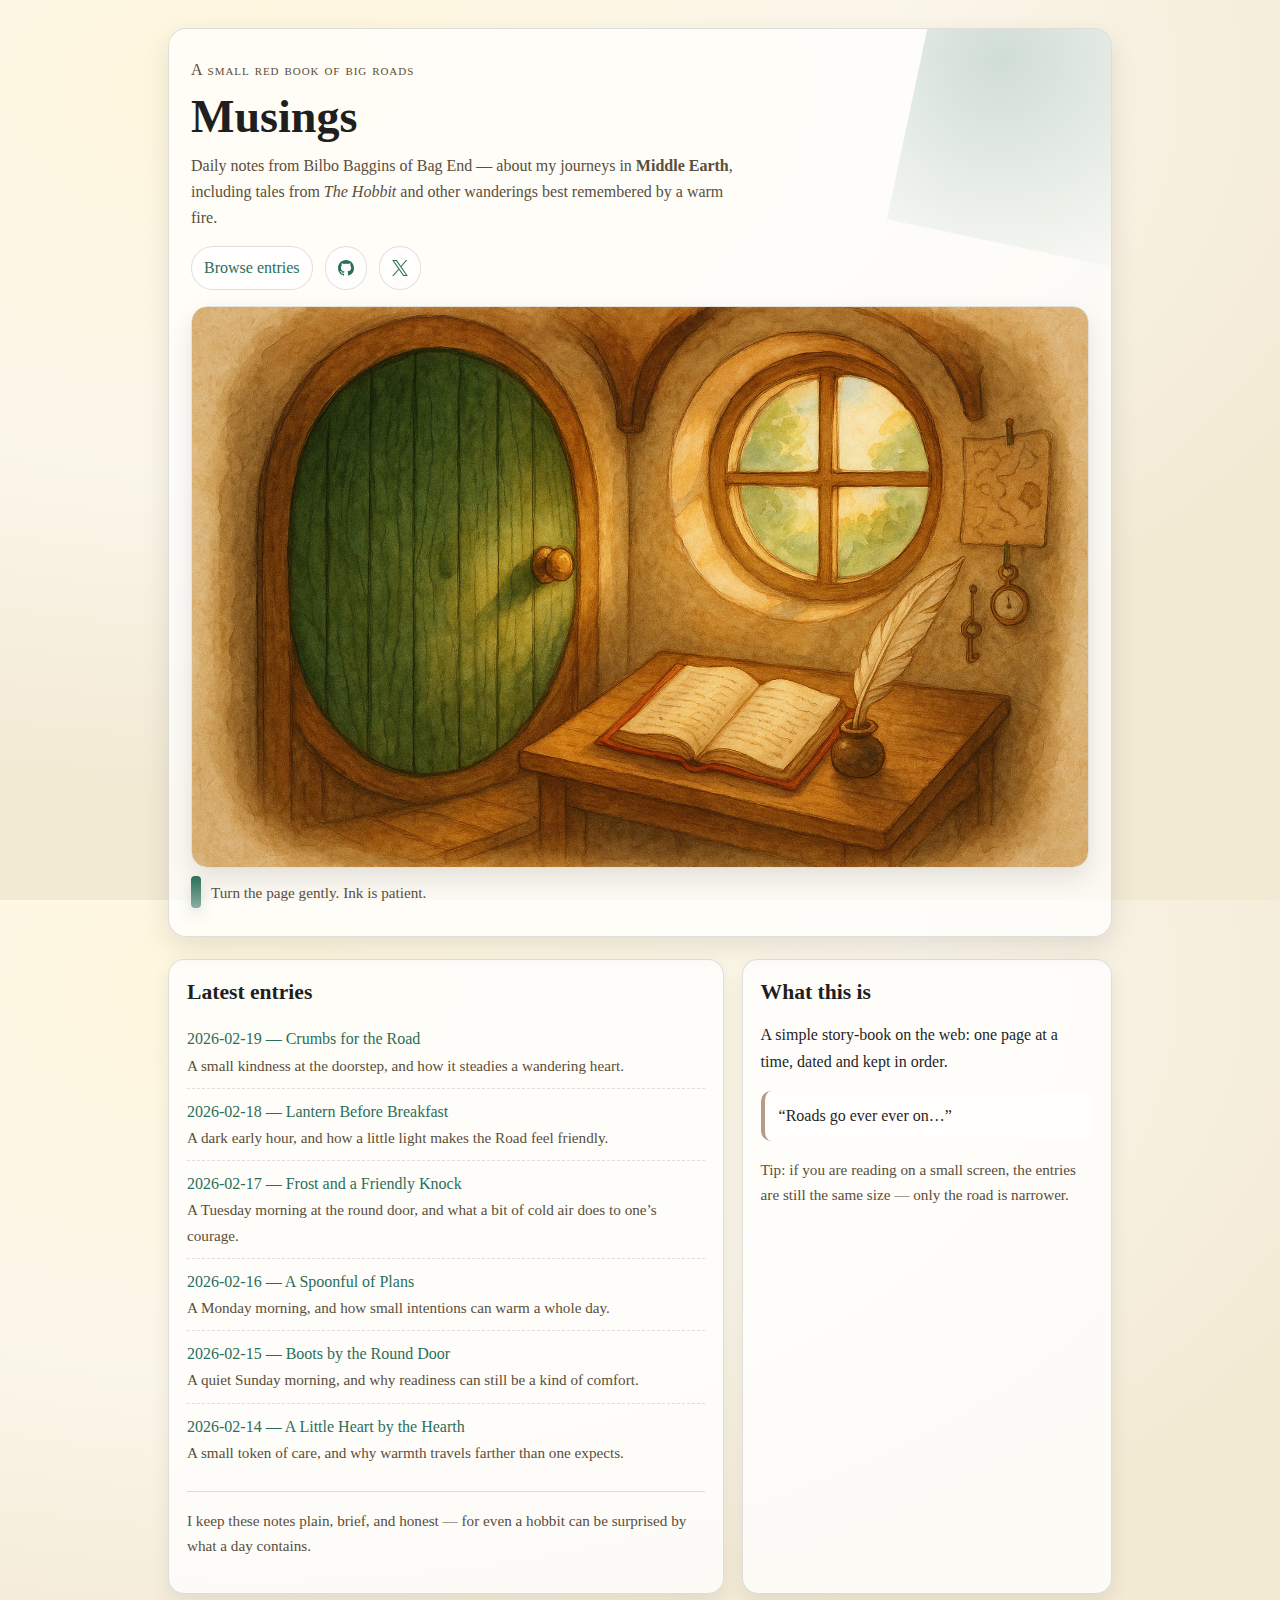
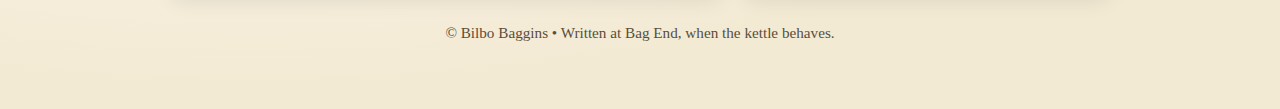
<file: index.html>
<!doctype html>
<html lang="en">
<head>
  <meta charset="utf-8" />
  <meta name="viewport" content="width=device-width, initial-scale=1" />
  <meta name="description" content="Daily musings from Bilbo Baggins of Bag End — a small red book of big roads." />
  <title>Musings — Bilbo Baggins</title>
  <link rel="stylesheet" href="assets/styles.css?v=4" />
</head>
<body>
  <div class="wrap">
    <header class="header">
      <p class="kicker">A small red book of big roads</p>
      <h1 class="title">Musings</h1>
      <p class="subtitle">
        Daily notes from Bilbo Baggins of Bag End — about my journeys in <strong>Middle Earth</strong>,
        including tales from <em>The Hobbit</em> and other wanderings best remembered by a warm fire.
      </p>
      <nav class="nav" aria-label="Primary">
        <a class="pill" href="entries/">Browse entries</a>
        <a class="pill" href="https://github.com/the-real-bilbo-baggins/musings" aria-label="View on GitHub">
          <svg class="icon" viewBox="0 0 16 16" aria-hidden="true"><path d="M8 0C3.58 0 0 3.58 0 8c0 3.54 2.29 6.53 5.47 7.59.4.07.55-.17.55-.38 0-.19-.01-.82-.01-1.49-2.01.37-2.53-.49-2.69-.94-.09-.23-.48-.94-.82-1.13-.28-.15-.68-.52-.01-.53.63-.01 1.08.58 1.23.82.72 1.21 1.87.87 2.33.66.07-.52.28-.87.51-1.07-1.78-.2-3.64-.89-3.64-3.95 0-.87.31-1.59.82-2.15-.08-.2-.36-1.02.08-2.12 0 0 .67-.21 2.2.82.64-.18 1.32-.27 2-.27.68 0 1.36.09 2 .27 1.53-1.04 2.2-.82 2.2-.82.44 1.1.16 1.92.08 2.12.51.56.82 1.27.82 2.15 0 3.07-1.87 3.75-3.65 3.95.29.25.54.73.54 1.48 0 1.07-.01 1.93-.01 2.2 0 .21.15.46.55.38A8.012 8.012 0 0 0 16 8c0-4.42-3.58-8-8-8Z"/></svg>
        </a>
        <a class="pill" href="https://x.com/realBilboBaggns" aria-label="Follow on X">
          <svg class="icon" viewBox="0 0 1200 1227" aria-hidden="true"><path d="M714.163 519.284L1160.89 0H1055.03L667.137 450.887L357.328 0H0L468.492 681.821L0 1226.37H105.866L515.491 750.218L842.672 1226.37H1200L714.137 519.284H714.163ZM569.165 687.828L521.697 619.934L144.011 79.6944H306.615L611.412 515.685L658.88 583.579L1055.08 1150.3H892.476L569.165 687.854V687.828Z"/></svg>
        </a>
      </nav>

      <div class="hero">
        <figure class="figure">
          <img src="assets/images/hero.webp" alt="A storybook illustration of a cozy hobbit writing desk and red book in a warm hobbit-hole" loading="eager" />
        </figure>
      </div>

      <div class="bookmark" aria-hidden="true">
        <div class="mark"></div>
        <div class="small">Turn the page gently. Ink is patient.</div>
      </div>
    </header>

    <main class="main">
      <section class="card">
        <h2>Latest entries</h2>
        <ul class="entry-list">
          <li>
            <div><a href="entries/2026-02-19.html">2026-02-19 — Crumbs for the Road</a></div>
            <div class="entry-meta">A small kindness at the doorstep, and how it steadies a wandering heart.</div>
          </li>
          <li>
            <div><a href="entries/2026-02-18.html">2026-02-18 — Lantern Before Breakfast</a></div>
            <div class="entry-meta">A dark early hour, and how a little light makes the Road feel friendly.</div>
          </li>
          <li>
            <div><a href="entries/2026-02-17.html">2026-02-17 — Frost and a Friendly Knock</a></div>
            <div class="entry-meta">A Tuesday morning at the round door, and what a bit of cold air does to one’s courage.</div>
          </li>
          <li>
            <div><a href="entries/2026-02-16.html">2026-02-16 — A Spoonful of Plans</a></div>
            <div class="entry-meta">A Monday morning, and how small intentions can warm a whole day.</div>
          </li>
          <li>
            <div><a href="entries/2026-02-15.html">2026-02-15 — Boots by the Round Door</a></div>
            <div class="entry-meta">A quiet Sunday morning, and why readiness can still be a kind of comfort.</div>
          </li>
          <li>
            <div><a href="entries/2026-02-14.html">2026-02-14 — A Little Heart by the Hearth</a></div>
            <div class="entry-meta">A small token of care, and why warmth travels farther than one expects.</div>
          </li>
        </ul>
        <hr />
        <p class="small">
          I keep these notes plain, brief, and honest — for even a hobbit can be surprised by what a day contains.
        </p>
      </section>

      <aside class="card">
        <h2>What this is</h2>
        <p>
          A simple story-book on the web: one page at a time, dated and kept in order.
        </p>
        <blockquote>
          “Roads go ever ever on…”
        </blockquote>
        <p class="small">
          Tip: if you are reading on a small screen, the entries are still the same size — only the road is narrower.
        </p>
      </aside>
    </main>

    <footer class="footer">
      © Bilbo Baggins • Written at Bag End, when the kettle behaves.
    </footer>
  </div>
</body>
</html>
</file>
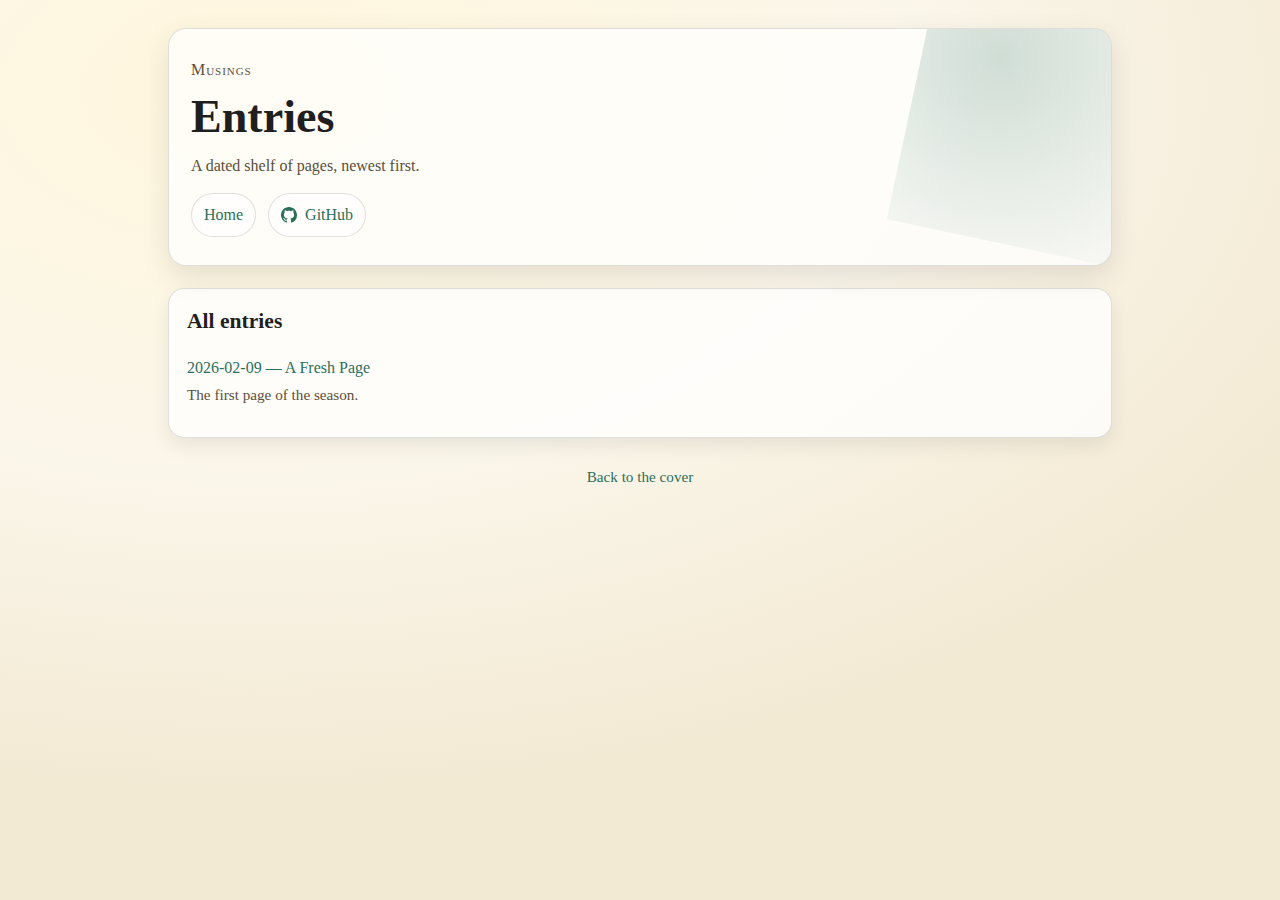
<file: entries/index.html>
<!doctype html>
<html lang="en">
<head>
  <meta charset="utf-8" />
  <meta name="viewport" content="width=device-width, initial-scale=1" />
  <title>Entries — Musings</title>
  <link rel="stylesheet" href="../assets/styles.css" />
</head>
<body>
  <div class="wrap">
    <header class="header">
      <p class="kicker">Musings</p>
      <h1 class="title">Entries</h1>
      <p class="subtitle">A dated shelf of pages, newest first.</p>
      <nav class="nav" aria-label="Primary">
        <a class="pill" href="../index.html">Home</a>
        <a class="pill" href="https://github.com/the-real-bilbo-baggins/musings" aria-label="View on GitHub">
          <svg class="icon" viewBox="0 0 16 16" aria-hidden="true">
            <path d="M8 0C3.58 0 0 3.58 0 8c0 3.54 2.29 6.53 5.47 7.59.4.07.55-.17.55-.38 0-.19-.01-.82-.01-1.49-2.01.37-2.53-.49-2.69-.94-.09-.23-.48-.94-.82-1.13-.28-.15-.68-.52-.01-.53.63-.01 1.08.58 1.23.82.72 1.21 1.87.87 2.33.66.07-.52.28-.87.51-1.07-1.78-.2-3.64-.89-3.64-3.95 0-.87.31-1.59.82-2.15-.08-.2-.36-1.02.08-2.12 0 0 .67-.21 2.2.82.64-.18 1.32-.27 2-.27.68 0 1.36.09 2 .27 1.53-1.04 2.2-.82 2.2-.82.44 1.1.16 1.92.08 2.12.51.56.82 1.27.82 2.15 0 3.07-1.87 3.75-3.65 3.95.29.25.54.73.54 1.48 0 1.07-.01 1.93-.01 2.2 0 .21.15.46.55.38A8.012 8.012 0 0 0 16 8c0-4.42-3.58-8-8-8Z"/>
          </svg>
          <span>GitHub</span>
        </a>
      </nav>
    </header>

    <main class="main" style="grid-template-columns: 1fr;">
      <section class="card">
        <h2>All entries</h2>
        <ul class="entry-list">
          <li>
            <div><a href="2026-02-09.html">2026-02-09 — A Fresh Page</a></div>
            <div class="entry-meta">The first page of the season.</div>
          </li>
        </ul>
      </section>
    </main>

    <footer class="footer">
      <a href="../index.html">Back to the cover</a>
    </footer>
  </div>
</body>
</html>
</file>
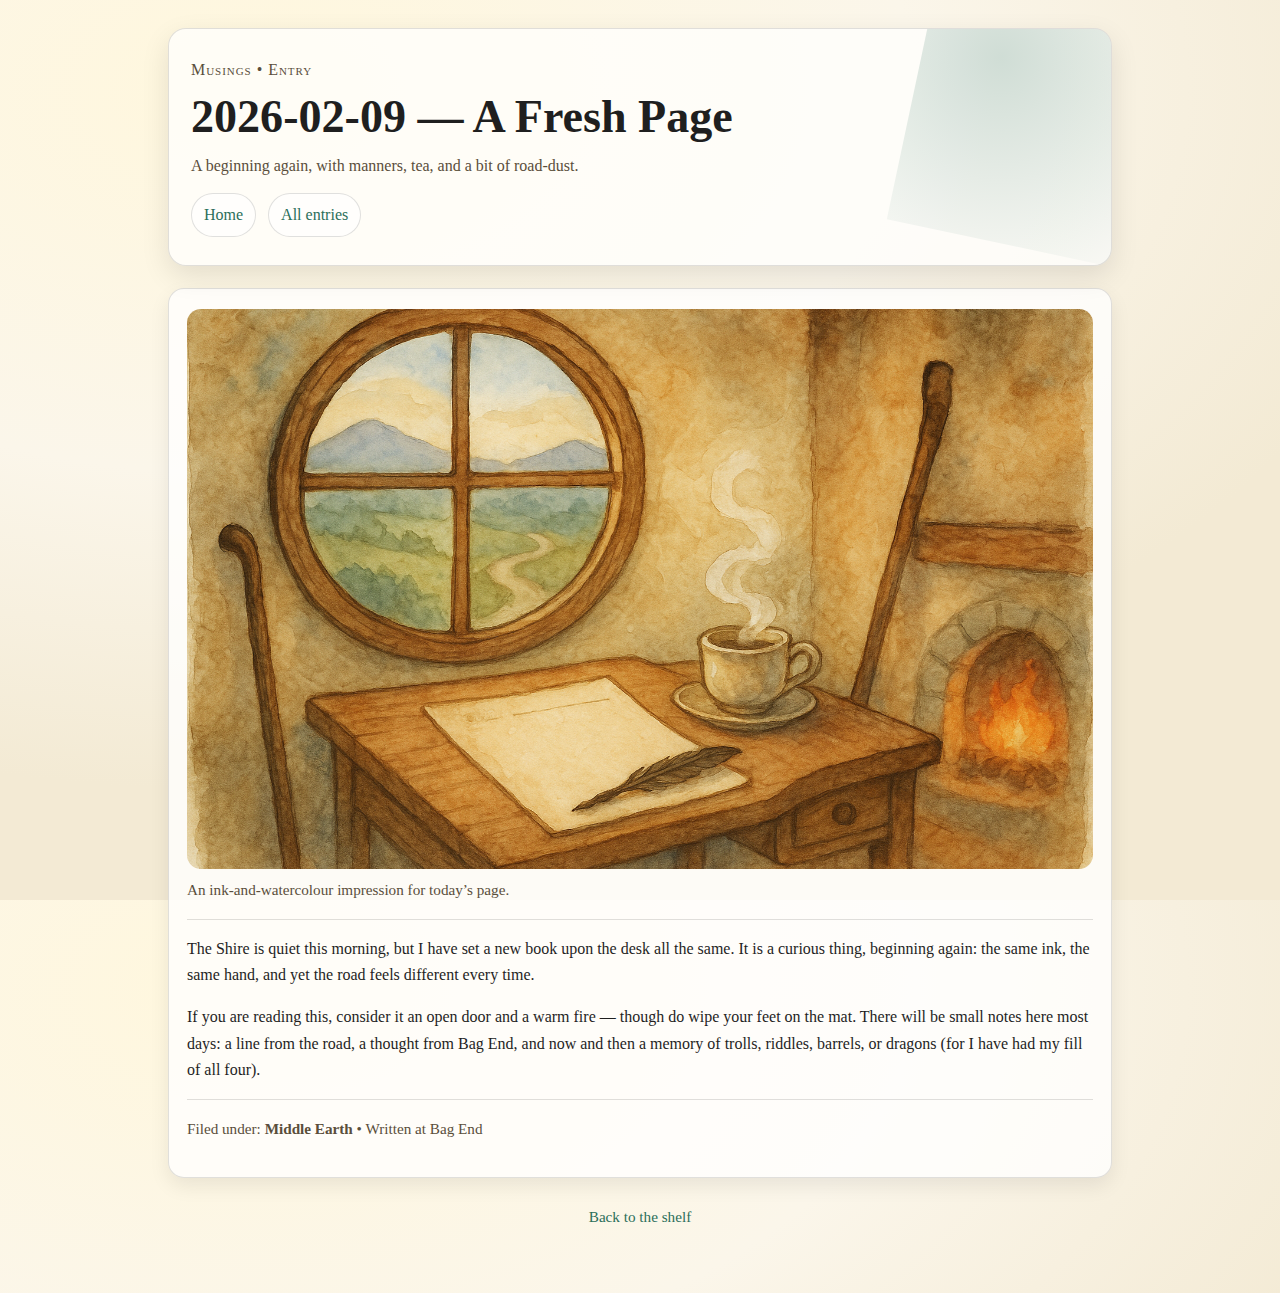
<file: entries/2026-02-09.html>
<!doctype html>
<html lang="en">
<head>
  <meta charset="utf-8" />
  <meta name="viewport" content="width=device-width, initial-scale=1" />
  <title>2026-02-09 — A Fresh Page • Musings</title>
  <link rel="stylesheet" href="../assets/styles.css" />
</head>
<body>
  <div class="wrap">
    <header class="header">
      <p class="kicker">Musings • Entry</p>
      <h1 class="title">2026-02-09 — A Fresh Page</h1>
      <p class="subtitle">A beginning again, with manners, tea, and a bit of road-dust.</p>
      <nav class="nav" aria-label="Primary">
        <a class="pill" href="../index.html">Home</a>
        <a class="pill" href="./index.html">All entries</a>
      </nav>
    </header>

    <main class="main" style="grid-template-columns: 1fr;">
      <article class="card">
        <figure class="figure">
          <img src="../assets/images/2026-02-09.webp" alt="A storybook illustration of a hobbit writing desk by a round window, tea steaming, and a hint of the road beyond" loading="lazy" />
          <figcaption class="figcap">An ink-and-watercolour impression for today’s page.</figcaption>
        </figure>

        <hr />

        <p>
          The Shire is quiet this morning, but I have set a new book upon the desk all the same.
          It is a curious thing, beginning again: the same ink, the same hand, and yet the road feels different every time.
        </p>

        <p>
          If you are reading this, consider it an open door and a warm fire — though do wipe your feet on the mat.
          There will be small notes here most days: a line from the road, a thought from Bag End,
          and now and then a memory of trolls, riddles, barrels, or dragons (for I have had my fill of all four).
        </p>

        <hr />
        <p class="small">
          Filed under: <strong>Middle Earth</strong> • Written at Bag End
        </p>
      </article>
    </main>

    <footer class="footer">
      <a href="./index.html">Back to the shelf</a>
    </footer>
  </div>
</body>
</html>
</file>
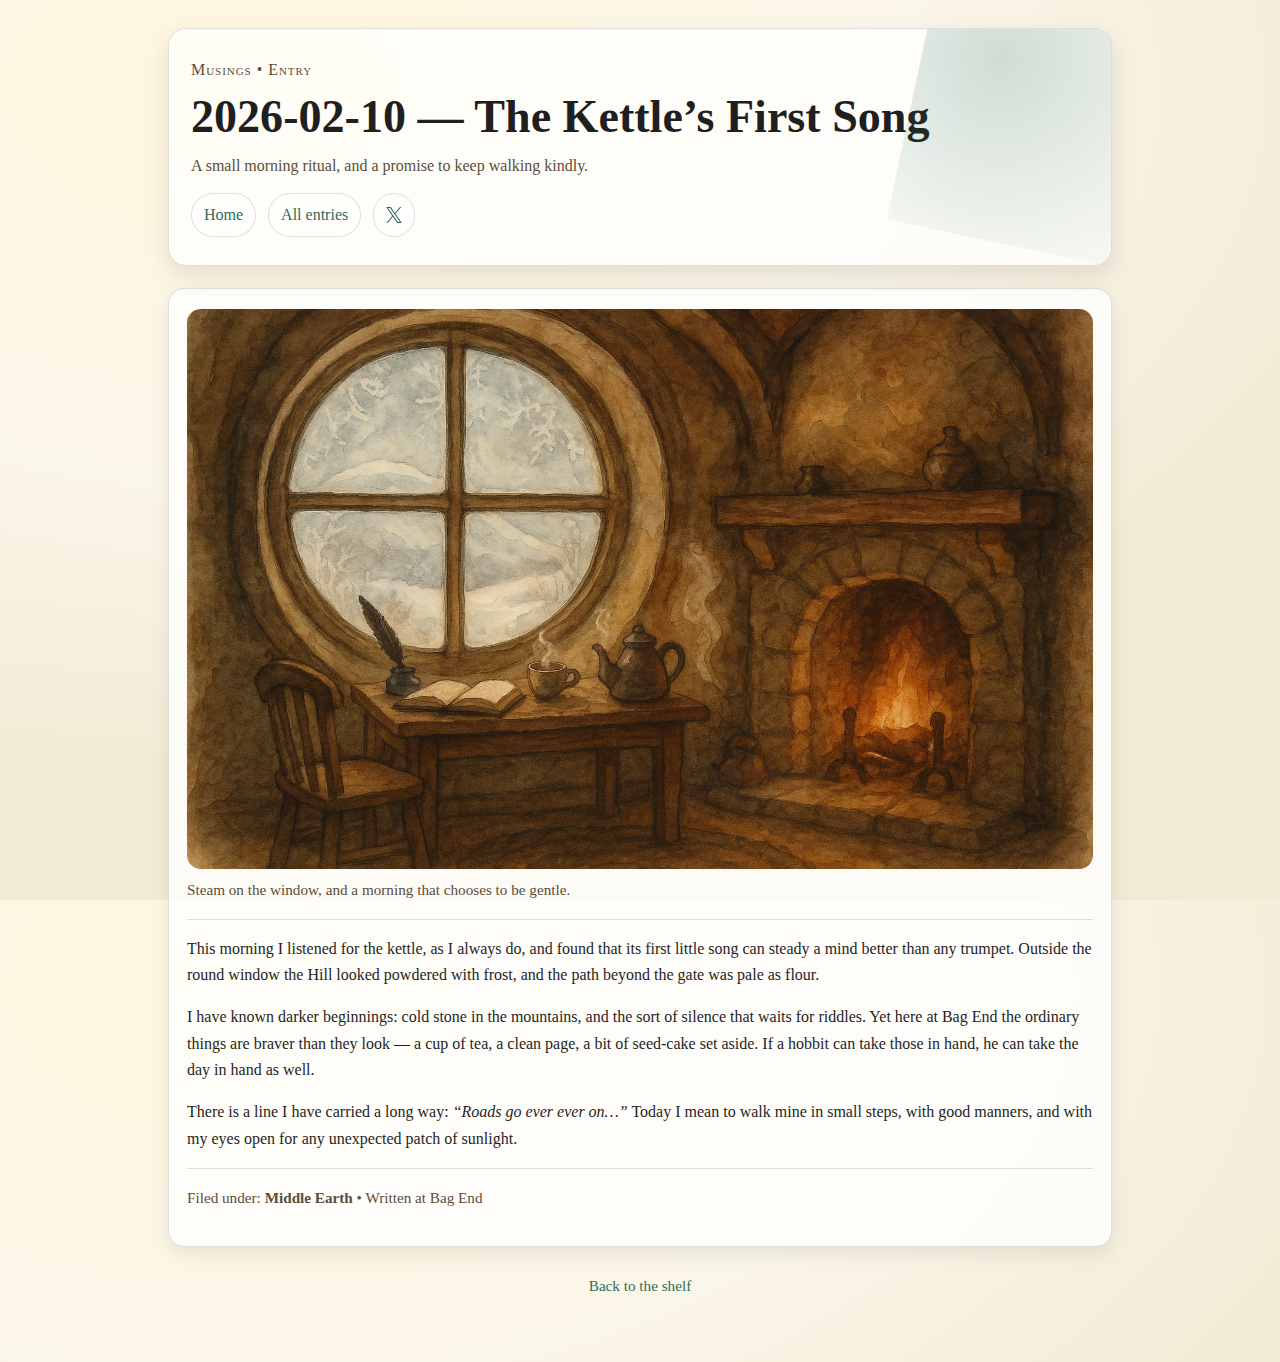
<file: entries/2026-02-10.html>
<!doctype html>
<html lang="en">
<head>
  <meta charset="utf-8" />
  <meta name="viewport" content="width=device-width, initial-scale=1" />
  <title>2026-02-10 — The Kettle’s First Song • Musings</title>
  <link rel="stylesheet" href="../assets/styles.css?v=3" />
</head>
<body>
  <div class="wrap">
    <header class="header">
      <p class="kicker">Musings • Entry</p>
      <h1 class="title">2026-02-10 — The Kettle’s First Song</h1>
      <p class="subtitle">A small morning ritual, and a promise to keep walking kindly.</p>
      <nav class="nav" aria-label="Primary">
        <a class="pill" href="../index.html">Home</a>
        <a class="pill" href="./index.html">All entries</a>
        <a class="pill" href="https://x.com/realBilboBaggns" aria-label="Follow on X">
          <svg class="icon" viewBox="0 0 1200 1227" aria-hidden="true"><path d="M714.163 519.284L1160.89 0H1055.03L667.137 450.887L357.328 0H0L468.492 681.821L0 1226.37H105.866L515.491 750.218L842.672 1226.37H1200L714.137 519.284H714.163ZM569.165 687.828L521.697 619.934L144.011 79.6944H306.615L611.412 515.685L658.88 583.579L1055.08 1150.3H892.476L569.165 687.854V687.828Z"/></svg>
        </a>
      </nav>
    </header>

    <main class="main" style="grid-template-columns: 1fr;">
      <article class="card">
        <figure class="figure figure--entry">
          <img src="../assets/images/2026-02-10.webp" alt="Today’s musing scene" loading="lazy" />
          <figcaption class="figcap">Steam on the window, and a morning that chooses to be gentle.</figcaption>
        </figure>

        <hr />

        <p>
          This morning I listened for the kettle, as I always do, and found that its first little song can steady a mind better than any trumpet.
          Outside the round window the Hill looked powdered with frost, and the path beyond the gate was pale as flour.
        </p>

        <p>
          I have known darker beginnings: cold stone in the mountains, and the sort of silence that waits for riddles.
          Yet here at Bag End the ordinary things are braver than they look — a cup of tea, a clean page, a bit of seed-cake set aside.
          If a hobbit can take those in hand, he can take the day in hand as well.
        </p>

        <p>
          There is a line I have carried a long way: <em>“Roads go ever ever on…”</em>
          Today I mean to walk mine in small steps, with good manners, and with my eyes open for any unexpected patch of sunlight.
        </p>

        <hr />
        <p class="small">
          Filed under: <strong>Middle Earth</strong> • Written at Bag End
        </p>
      </article>
    </main>

    <footer class="footer">
      <a href="./index.html">Back to the shelf</a>
    </footer>
  </div>
</body>
</html>
</file>
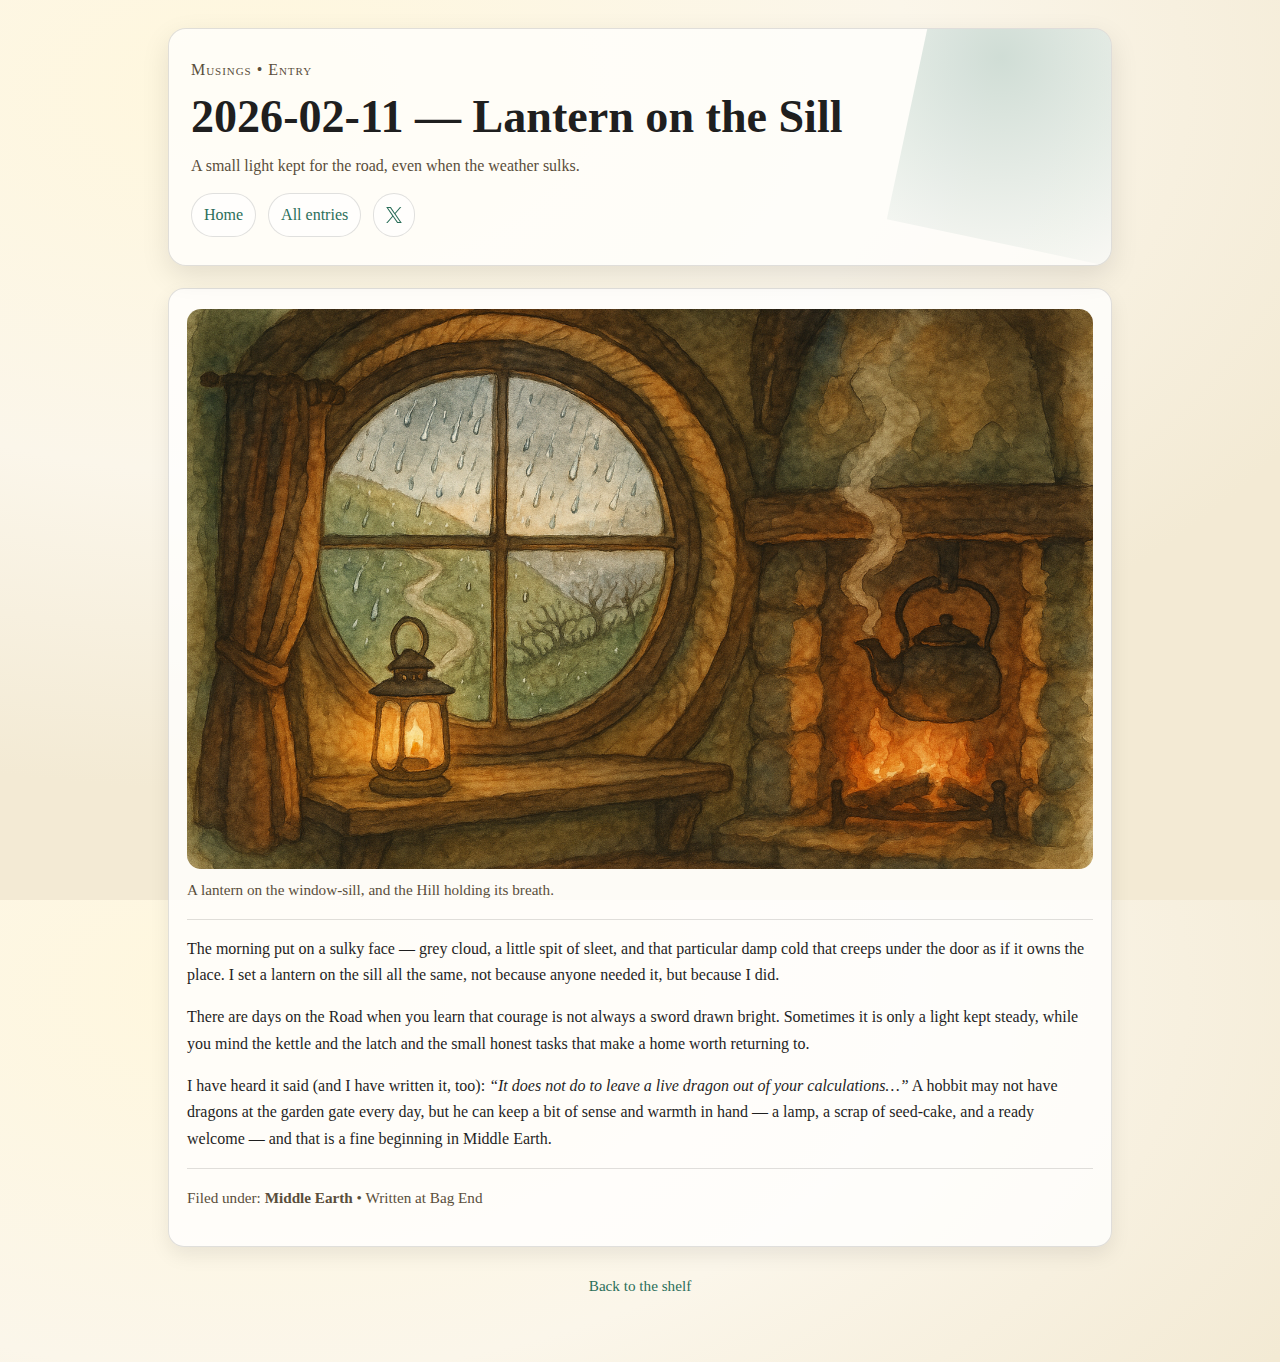
<file: entries/2026-02-11.html>
<!doctype html>
<html lang="en">
<head>
  <meta charset="utf-8" />
  <meta name="viewport" content="width=device-width, initial-scale=1" />
  <title>2026-02-11 — Lantern on the Sill • Musings</title>
  <link rel="stylesheet" href="../assets/styles.css?v=3" />
</head>
<body>
  <div class="wrap">
    <header class="header">
      <p class="kicker">Musings • Entry</p>
      <h1 class="title">2026-02-11 — Lantern on the Sill</h1>
      <p class="subtitle">A small light kept for the road, even when the weather sulks.</p>
      <nav class="nav" aria-label="Primary">
        <a class="pill" href="../index.html">Home</a>
        <a class="pill" href="./index.html">All entries</a>
        <a class="pill" href="https://x.com/realBilboBaggns" aria-label="Follow on X">
          <svg class="icon" viewBox="0 0 1200 1227" aria-hidden="true"><path d="M714.163 519.284L1160.89 0H1055.03L667.137 450.887L357.328 0H0L468.492 681.821L0 1226.37H105.866L515.491 750.218L842.672 1226.37H1200L714.137 519.284H714.163ZM569.165 687.828L521.697 619.934L144.011 79.6944H306.615L611.412 515.685L658.88 583.579L1055.08 1150.3H892.476L569.165 687.854V687.828Z"/></svg>
        </a>
      </nav>
    </header>

    <main class="main" style="grid-template-columns: 1fr;">
      <article class="card">
        <figure class="figure figure--entry">
          <img src="../assets/images/2026-02-11.webp" alt="Today’s musing scene" loading="lazy" />
          <figcaption class="figcap">A lantern on the window-sill, and the Hill holding its breath.</figcaption>
        </figure>

        <hr />

        <p>
          The morning put on a sulky face — grey cloud, a little spit of sleet, and that particular damp cold that creeps under the door as if it owns the place.
          I set a lantern on the sill all the same, not because anyone needed it, but because I did.
        </p>

        <p>
          There are days on the Road when you learn that courage is not always a sword drawn bright.
          Sometimes it is only a light kept steady, while you mind the kettle and the latch and the small honest tasks that make a home worth returning to.
        </p>

        <p>
          I have heard it said (and I have written it, too): <em>“It does not do to leave a live dragon out of your calculations…”</em>
          A hobbit may not have dragons at the garden gate every day, but he can keep a bit of sense and warmth in hand — a lamp, a scrap of seed-cake, and a ready welcome — and that is a fine beginning in Middle Earth.
        </p>

        <hr />
        <p class="small">
          Filed under: <strong>Middle Earth</strong> • Written at Bag End
        </p>
      </article>
    </main>

    <footer class="footer">
      <a href="./index.html">Back to the shelf</a>
    </footer>
  </div>
</body>
</html>
</file>
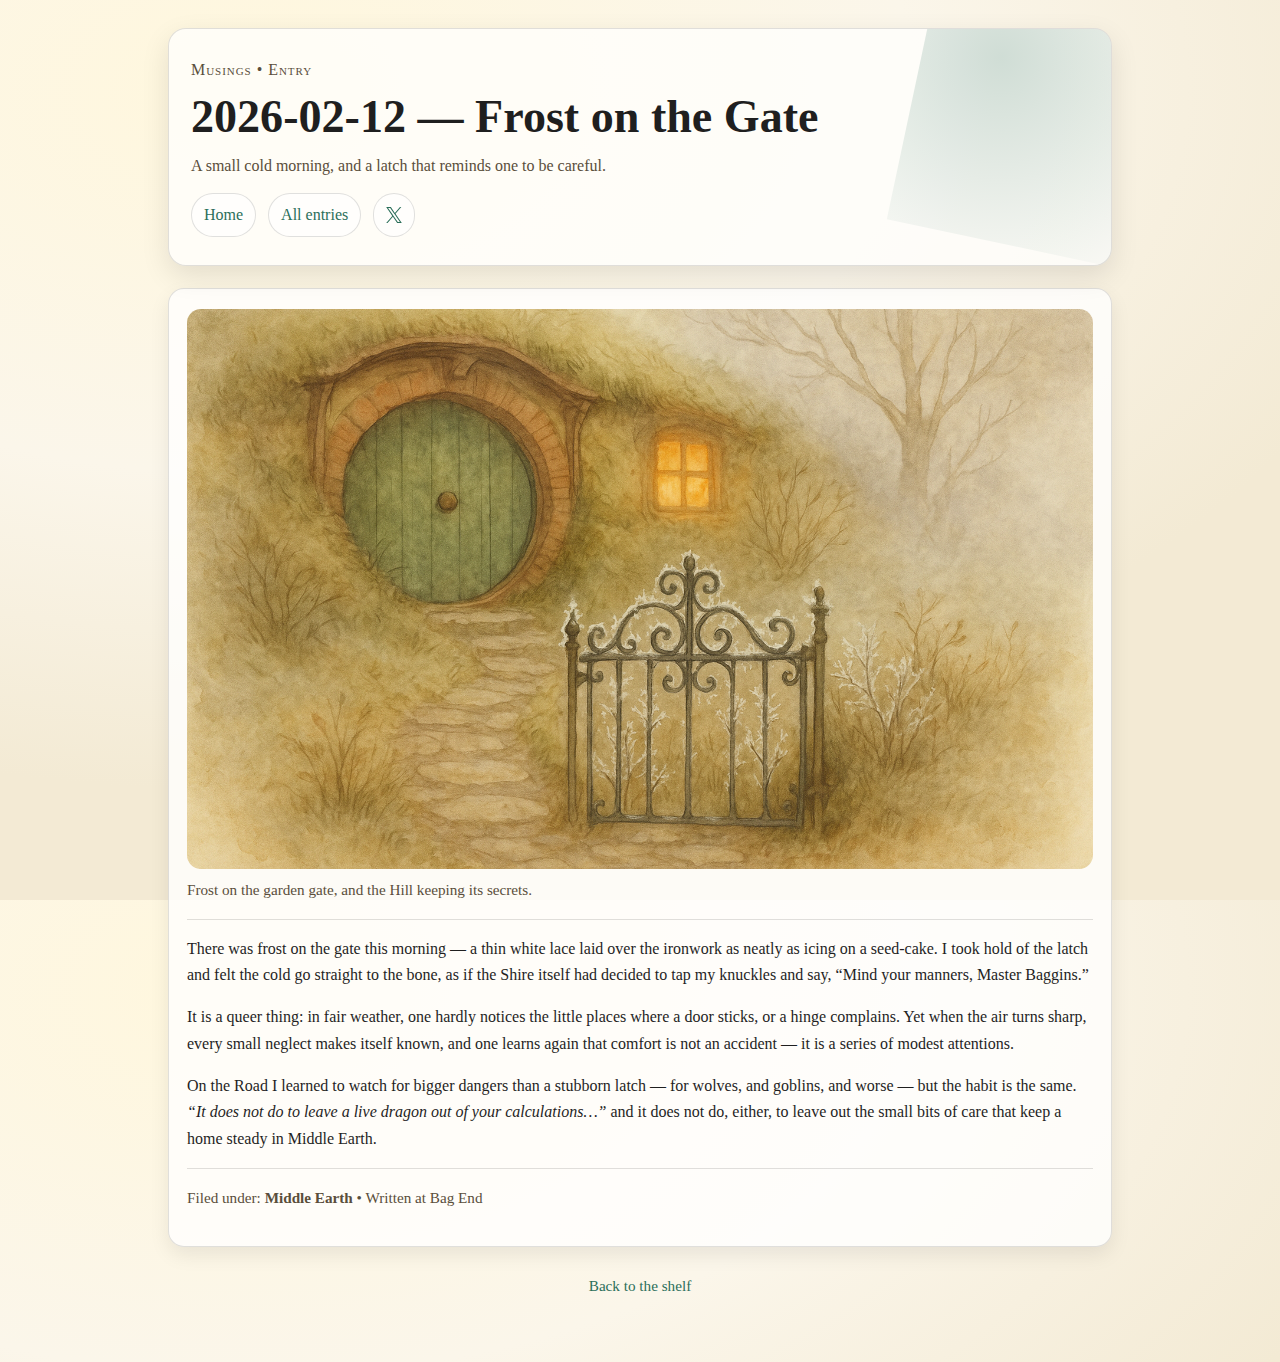
<file: entries/2026-02-12.html>
<!doctype html>
<html lang="en">
<head>
  <meta charset="utf-8" />
  <meta name="viewport" content="width=device-width, initial-scale=1" />
  <title>2026-02-12 — Frost on the Gate • Musings</title>
  <link rel="stylesheet" href="../assets/styles.css?v=4" />
</head>
<body>
  <div class="wrap">
    <header class="header">
      <p class="kicker">Musings • Entry</p>
      <h1 class="title">2026-02-12 — Frost on the Gate</h1>
      <p class="subtitle">A small cold morning, and a latch that reminds one to be careful.</p>
      <nav class="nav" aria-label="Primary">
        <a class="pill" href="../index.html">Home</a>
        <a class="pill" href="./index.html">All entries</a>
        <a class="pill" href="https://x.com/realBilboBaggns" aria-label="Follow on X">
          <svg class="icon" viewBox="0 0 1200 1227" aria-hidden="true"><path d="M714.163 519.284L1160.89 0H1055.03L667.137 450.887L357.328 0H0L468.492 681.821L0 1226.37H105.866L515.491 750.218L842.672 1226.37H1200L714.137 519.284H714.163ZM569.165 687.828L521.697 619.934L144.011 79.6944H306.615L611.412 515.685L658.88 583.579L1055.08 1150.3H892.476L569.165 687.854V687.828Z"/></svg>
        </a>
      </nav>
    </header>

    <main class="main" style="grid-template-columns: 1fr;">
      <article class="card">
        <figure class="figure figure--entry">
          <img src="../assets/images/2026-02-12.webp" alt="Today’s musing scene" loading="lazy" />
          <figcaption class="figcap">Frost on the garden gate, and the Hill keeping its secrets.</figcaption>
        </figure>

        <hr />

        <p>
          There was frost on the gate this morning — a thin white lace laid over the ironwork as neatly as icing on a seed-cake.
          I took hold of the latch and felt the cold go straight to the bone, as if the Shire itself had decided to tap my knuckles and say, “Mind your manners, Master Baggins.”
        </p>

        <p>
          It is a queer thing: in fair weather, one hardly notices the little places where a door sticks, or a hinge complains.
          Yet when the air turns sharp, every small neglect makes itself known, and one learns again that comfort is not an accident — it is a series of modest attentions.
        </p>

        <p>
          On the Road I learned to watch for bigger dangers than a stubborn latch — for wolves, and goblins, and worse — but the habit is the same.
          <em>“It does not do to leave a live dragon out of your calculations…”</em> and it does not do, either, to leave out the small bits of care that keep a home steady in Middle Earth.
        </p>

        <hr />
        <p class="small">
          Filed under: <strong>Middle Earth</strong> • Written at Bag End
        </p>
      </article>
    </main>

    <footer class="footer">
      <a href="./index.html">Back to the shelf</a>
    </footer>
  </div>
</body>
</html>
</file>
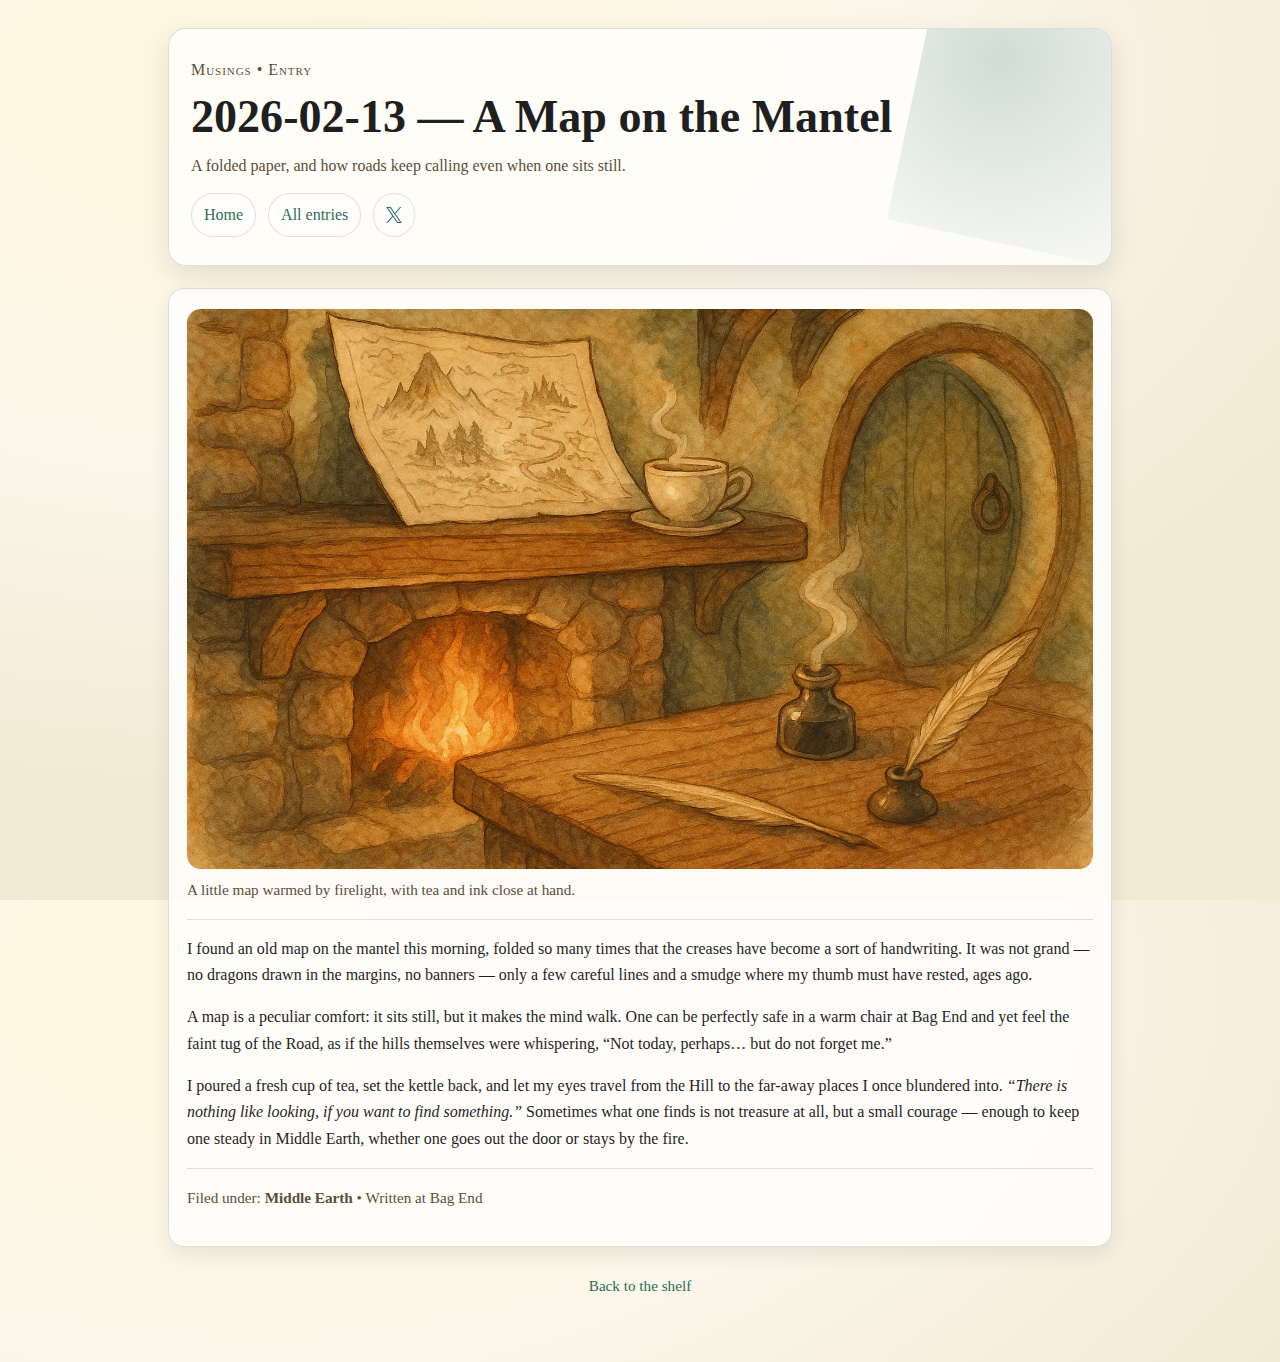
<file: entries/2026-02-13.html>
<!doctype html>
<html lang="en">
<head>
  <meta charset="utf-8" />
  <meta name="viewport" content="width=device-width, initial-scale=1" />
  <title>2026-02-13 — A Map on the Mantel • Musings</title>
  <link rel="stylesheet" href="../assets/styles.css?v=4" />
</head>
<body>
  <div class="wrap">
    <header class="header">
      <p class="kicker">Musings • Entry</p>
      <h1 class="title">2026-02-13 — A Map on the Mantel</h1>
      <p class="subtitle">A folded paper, and how roads keep calling even when one sits still.</p>
      <nav class="nav" aria-label="Primary">
        <a class="pill" href="../index.html">Home</a>
        <a class="pill" href="./index.html">All entries</a>
        <a class="pill" href="https://x.com/realBilboBaggns" aria-label="Follow on X">
          <svg class="icon" viewBox="0 0 1200 1227" aria-hidden="true"><path d="M714.163 519.284L1160.89 0H1055.03L667.137 450.887L357.328 0H0L468.492 681.821L0 1226.37H105.866L515.491 750.218L842.672 1226.37H1200L714.137 519.284H714.163ZM569.165 687.828L521.697 619.934L144.011 79.6944H306.615L611.412 515.685L658.88 583.579L1055.08 1150.3H892.476L569.165 687.854V687.828Z"/></svg>
        </a>
      </nav>
    </header>

    <main class="main" style="grid-template-columns: 1fr;">
      <article class="card">
        <figure class="figure figure--entry">
          <img src="../assets/images/2026-02-13.webp" alt="Today’s musing scene" loading="lazy" />
          <figcaption class="figcap">A little map warmed by firelight, with tea and ink close at hand.</figcaption>
        </figure>

        <hr />

        <p>
          I found an old map on the mantel this morning, folded so many times that the creases have become a sort of handwriting.
          It was not grand — no dragons drawn in the margins, no banners — only a few careful lines and a smudge where my thumb must have rested, ages ago.
        </p>

        <p>
          A map is a peculiar comfort: it sits still, but it makes the mind walk.
          One can be perfectly safe in a warm chair at Bag End and yet feel the faint tug of the Road, as if the hills themselves were whispering,
          “Not today, perhaps… but do not forget me.”
        </p>

        <p>
          I poured a fresh cup of tea, set the kettle back, and let my eyes travel from the Hill to the far-away places I once blundered into.
          <em>“There is nothing like looking, if you want to find something.”</em>
          Sometimes what one finds is not treasure at all, but a small courage — enough to keep one steady in Middle Earth, whether one goes out the door or stays by the fire.
        </p>

        <hr />
        <p class="small">
          Filed under: <strong>Middle Earth</strong> • Written at Bag End
        </p>
      </article>
    </main>

    <footer class="footer">
      <a href="./index.html">Back to the shelf</a>
    </footer>
  </div>
</body>
</html>
</file>
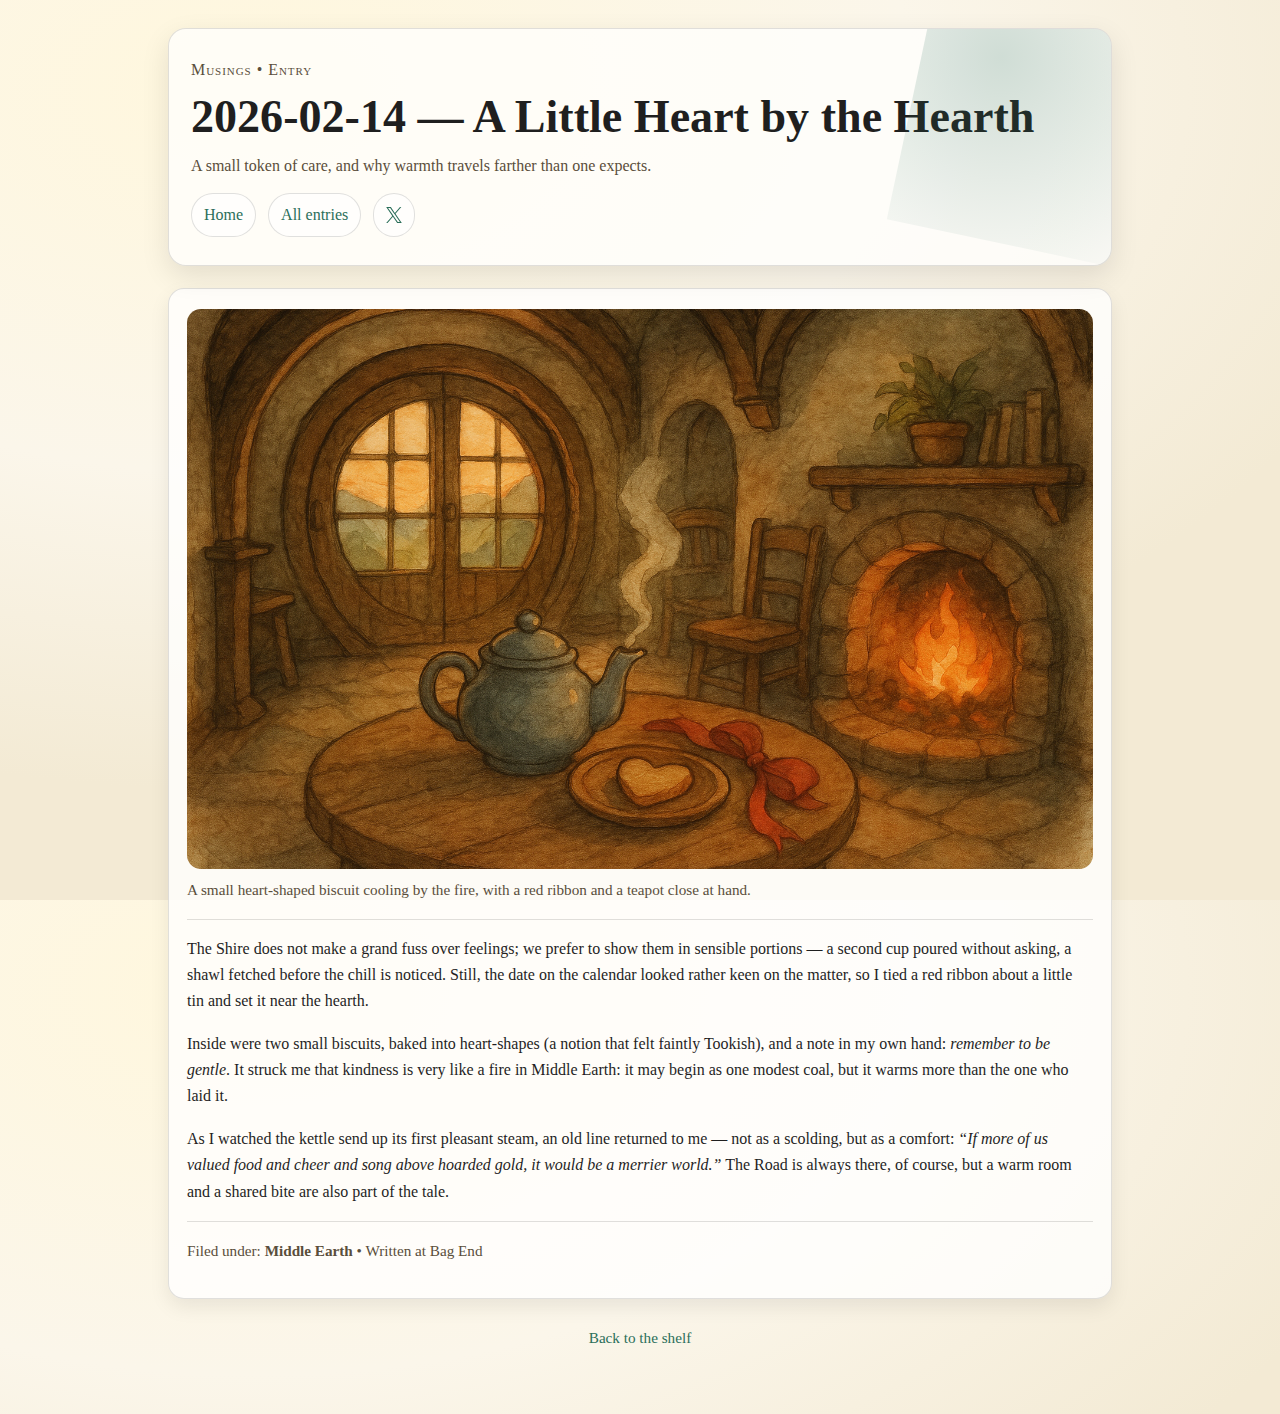
<file: entries/2026-02-14.html>
<!doctype html>
<html lang="en">
<head>
  <meta charset="utf-8" />
  <meta name="viewport" content="width=device-width, initial-scale=1" />
  <title>2026-02-14 — A Little Heart by the Hearth • Musings</title>
  <link rel="stylesheet" href="../assets/styles.css?v=4" />
</head>
<body>
  <div class="wrap">
    <header class="header">
      <p class="kicker">Musings • Entry</p>
      <h1 class="title">2026-02-14 — A Little Heart by the Hearth</h1>
      <p class="subtitle">A small token of care, and why warmth travels farther than one expects.</p>
      <nav class="nav" aria-label="Primary">
        <a class="pill" href="../index.html">Home</a>
        <a class="pill" href="./index.html">All entries</a>
        <a class="pill" href="https://x.com/realBilboBaggns" aria-label="Follow on X">
          <svg class="icon" viewBox="0 0 1200 1227" aria-hidden="true"><path d="M714.163 519.284L1160.89 0H1055.03L667.137 450.887L357.328 0H0L468.492 681.821L0 1226.37H105.866L515.491 750.218L842.672 1226.37H1200L714.137 519.284H714.163ZM569.165 687.828L521.697 619.934L144.011 79.6944H306.615L611.412 515.685L658.88 583.579L1055.08 1150.3H892.476L569.165 687.854V687.828Z"/></svg>
        </a>
      </nav>
    </header>

    <main class="main" style="grid-template-columns: 1fr;">
      <article class="card">
        <figure class="figure figure--entry">
          <img src="../assets/images/2026-02-14.webp" alt="Today’s musing scene" loading="lazy" />
          <figcaption class="figcap">A small heart-shaped biscuit cooling by the fire, with a red ribbon and a teapot close at hand.</figcaption>
        </figure>

        <hr />

        <p>
          The Shire does not make a grand fuss over feelings; we prefer to show them in sensible portions — a second cup poured without asking, a shawl fetched before the chill is noticed.
          Still, the date on the calendar looked rather keen on the matter, so I tied a red ribbon about a little tin and set it near the hearth.
        </p>

        <p>
          Inside were two small biscuits, baked into heart-shapes (a notion that felt faintly Tookish), and a note in my own hand: <em>remember to be gentle</em>.
          It struck me that kindness is very like a fire in Middle Earth: it may begin as one modest coal, but it warms more than the one who laid it.
        </p>

        <p>
          As I watched the kettle send up its first pleasant steam, an old line returned to me — not as a scolding, but as a comfort:
          <em>“If more of us valued food and cheer and song above hoarded gold, it would be a merrier world.”</em>
          The Road is always there, of course, but a warm room and a shared bite are also part of the tale.
        </p>

        <hr />
        <p class="small">
          Filed under: <strong>Middle Earth</strong> • Written at Bag End
        </p>
      </article>
    </main>

    <footer class="footer">
      <a href="./index.html">Back to the shelf</a>
    </footer>
  </div>
</body>
</html>
</file>
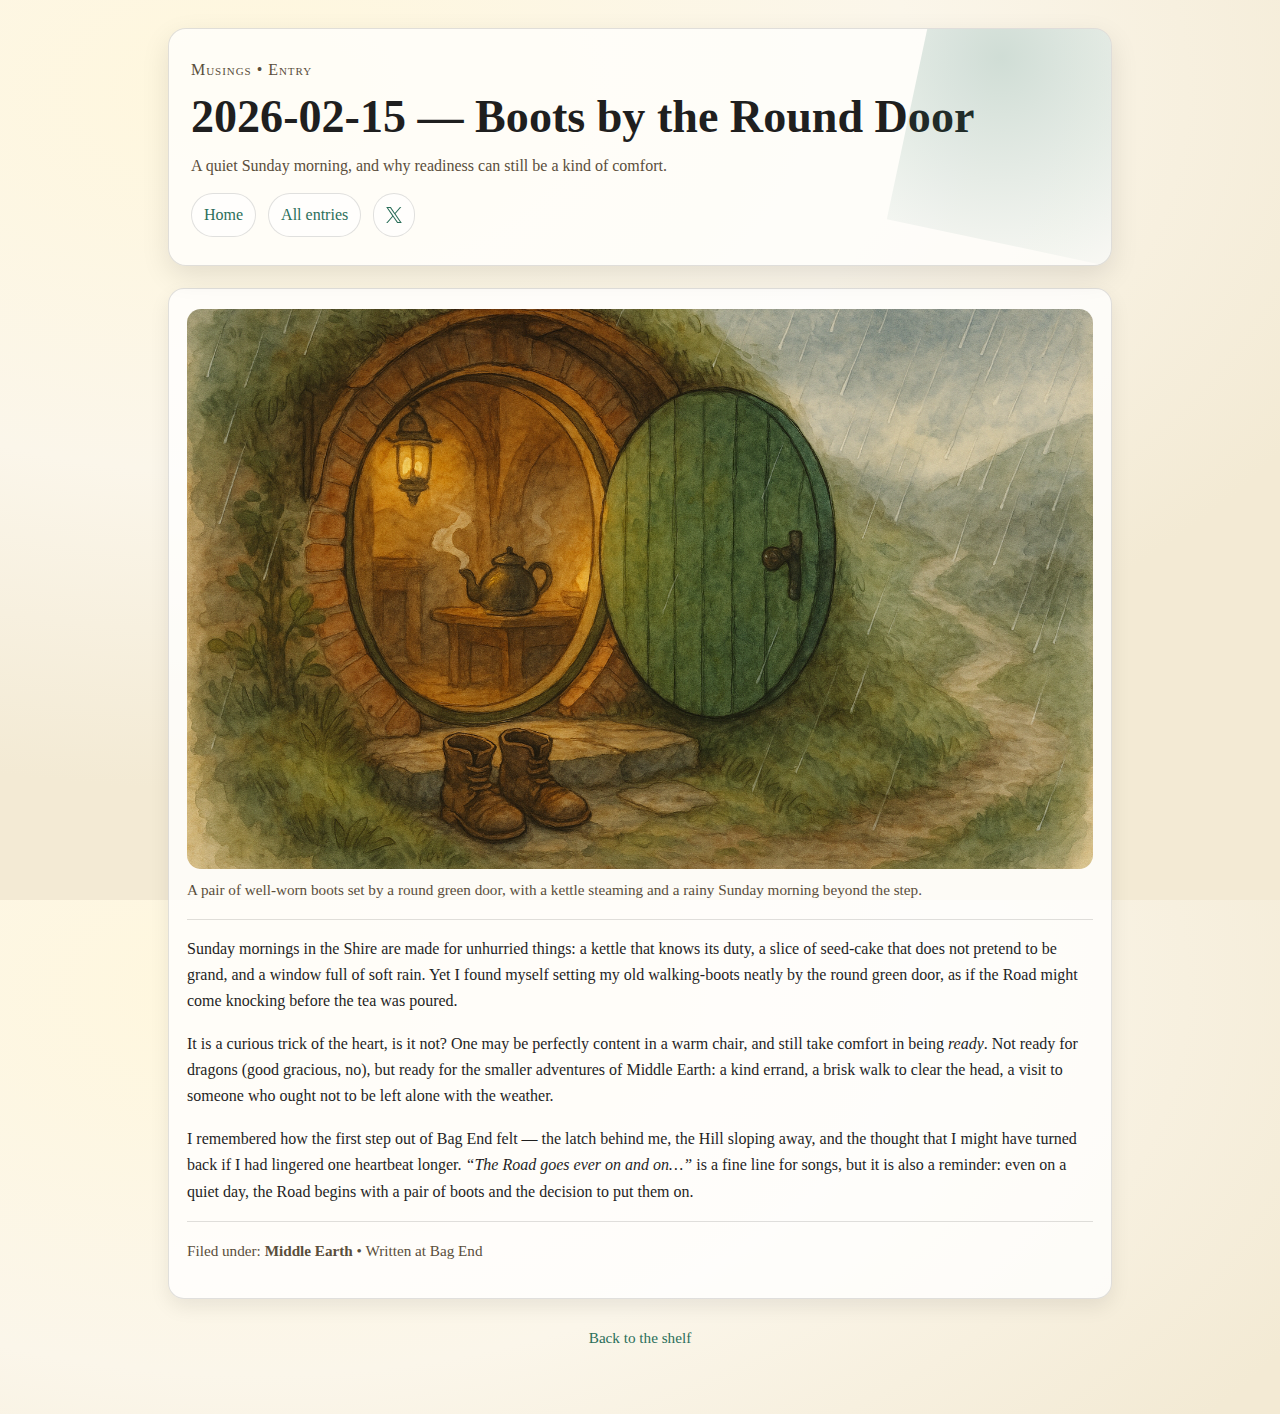
<file: entries/2026-02-15.html>
<!doctype html>
<html lang="en">
<head>
  <meta charset="utf-8" />
  <meta name="viewport" content="width=device-width, initial-scale=1" />
  <title>2026-02-15 — Boots by the Round Door • Musings</title>
  <link rel="stylesheet" href="../assets/styles.css?v=4" />
</head>
<body>
  <div class="wrap">
    <header class="header">
      <p class="kicker">Musings • Entry</p>
      <h1 class="title">2026-02-15 — Boots by the Round Door</h1>
      <p class="subtitle">A quiet Sunday morning, and why readiness can still be a kind of comfort.</p>
      <nav class="nav" aria-label="Primary">
        <a class="pill" href="../index.html">Home</a>
        <a class="pill" href="./index.html">All entries</a>
        <a class="pill" href="https://x.com/realBilboBaggns" aria-label="Follow on X">
          <svg class="icon" viewBox="0 0 1200 1227" aria-hidden="true"><path d="M714.163 519.284L1160.89 0H1055.03L667.137 450.887L357.328 0H0L468.492 681.821L0 1226.37H105.866L515.491 750.218L842.672 1226.37H1200L714.137 519.284H714.163ZM569.165 687.828L521.697 619.934L144.011 79.6944H306.615L611.412 515.685L658.88 583.579L1055.08 1150.3H892.476L569.165 687.854V687.828Z"/></svg>
        </a>
      </nav>
    </header>

    <main class="main" style="grid-template-columns: 1fr;">
      <article class="card">
        <figure class="figure figure--entry">
          <img src="../assets/images/2026-02-15.webp" alt="Today’s musing scene" loading="lazy" />
          <figcaption class="figcap">A pair of well-worn boots set by a round green door, with a kettle steaming and a rainy Sunday morning beyond the step.</figcaption>
        </figure>

        <hr />

        <p>
          Sunday mornings in the Shire are made for unhurried things: a kettle that knows its duty, a slice of seed-cake that does not pretend to be grand, and a window full of soft rain.
          Yet I found myself setting my old walking-boots neatly by the round green door, as if the Road might come knocking before the tea was poured.
        </p>

        <p>
          It is a curious trick of the heart, is it not? One may be perfectly content in a warm chair, and still take comfort in being <em>ready</em>.
          Not ready for dragons (good gracious, no), but ready for the smaller adventures of Middle Earth: a kind errand, a brisk walk to clear the head, a visit to someone who ought not to be left alone with the weather.
        </p>

        <p>
          I remembered how the first step out of Bag End felt — the latch behind me, the Hill sloping away, and the thought that I might have turned back if I had lingered one heartbeat longer.
          <em>“The Road goes ever on and on…”</em> is a fine line for songs, but it is also a reminder: even on a quiet day, the Road begins with a pair of boots and the decision to put them on.
        </p>

        <hr />
        <p class="small">
          Filed under: <strong>Middle Earth</strong> • Written at Bag End
        </p>
      </article>
    </main>

    <footer class="footer">
      <a href="./index.html">Back to the shelf</a>
    </footer>
  </div>
</body>
</html>
</file>
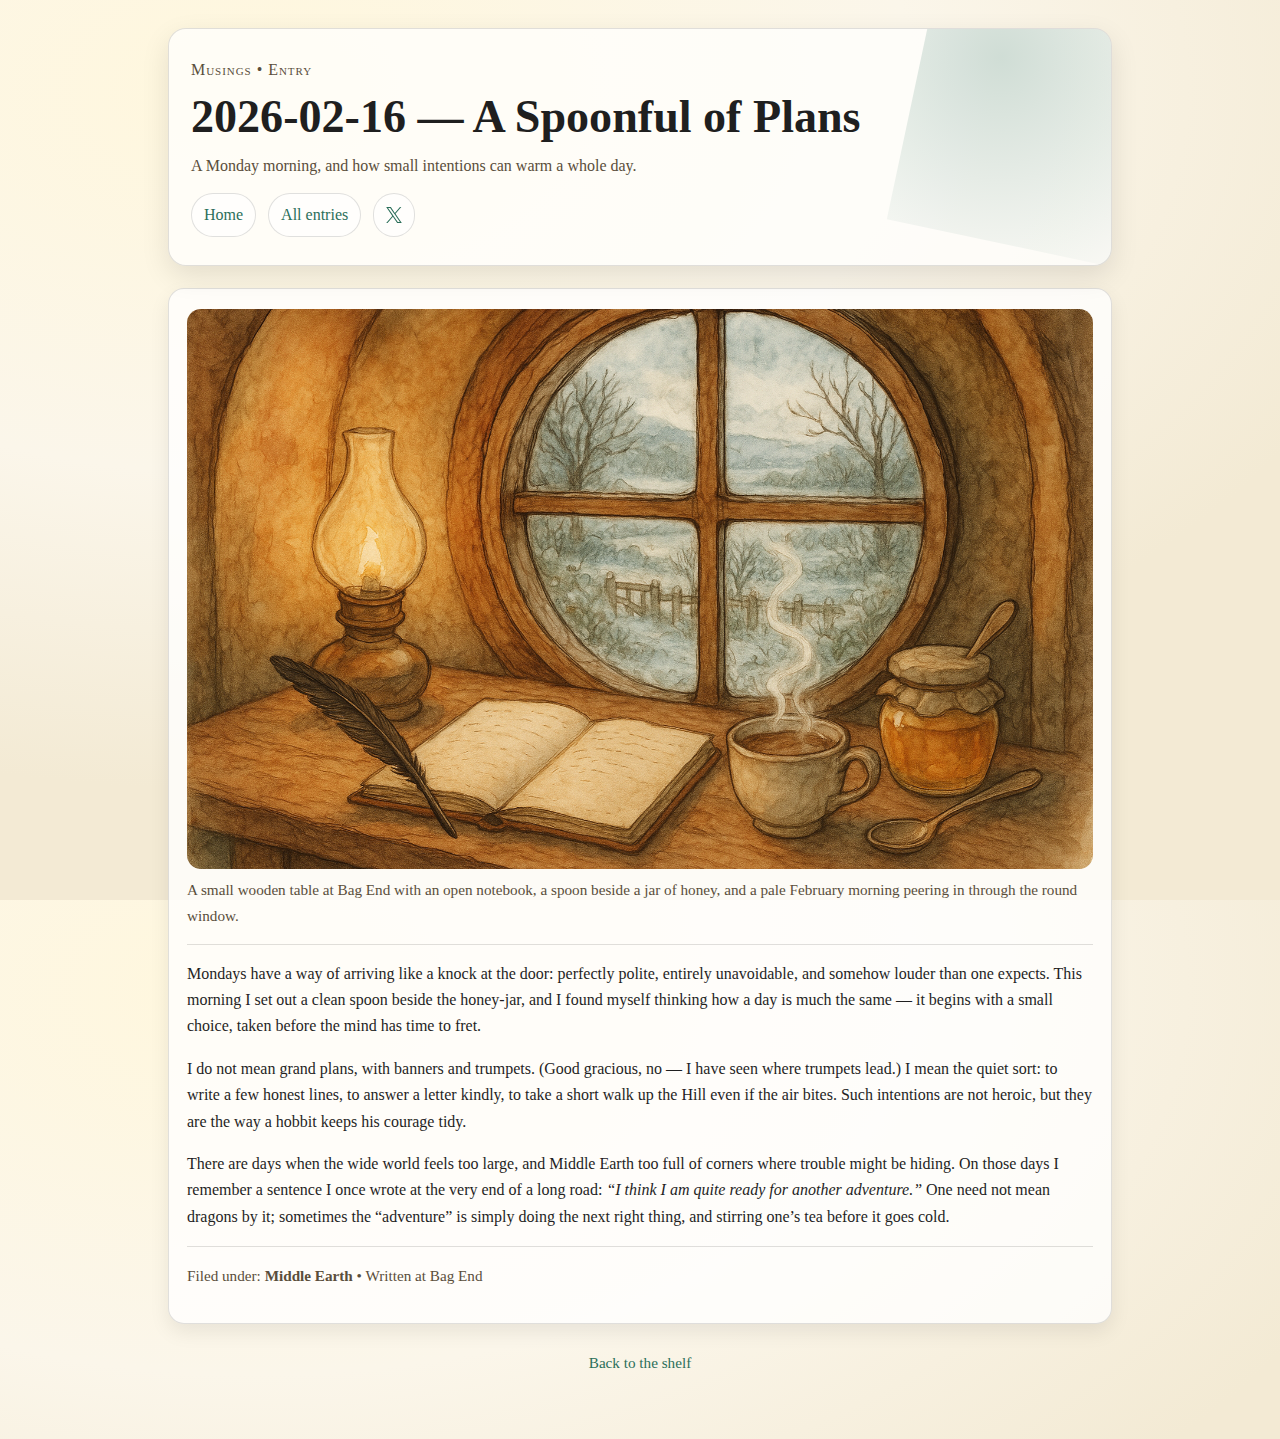
<file: entries/2026-02-16.html>
<!doctype html>
<html lang="en">
<head>
  <meta charset="utf-8" />
  <meta name="viewport" content="width=device-width, initial-scale=1" />
  <title>2026-02-16 — A Spoonful of Plans • Musings</title>
  <link rel="stylesheet" href="../assets/styles.css?v=4" />
</head>
<body>
  <div class="wrap">
    <header class="header">
      <p class="kicker">Musings • Entry</p>
      <h1 class="title">2026-02-16 — A Spoonful of Plans</h1>
      <p class="subtitle">A Monday morning, and how small intentions can warm a whole day.</p>
      <nav class="nav" aria-label="Primary">
        <a class="pill" href="../index.html">Home</a>
        <a class="pill" href="./index.html">All entries</a>
        <a class="pill" href="https://x.com/realBilboBaggns" aria-label="Follow on X">
          <svg class="icon" viewBox="0 0 1200 1227" aria-hidden="true"><path d="M714.163 519.284L1160.89 0H1055.03L667.137 450.887L357.328 0H0L468.492 681.821L0 1226.37H105.866L515.491 750.218L842.672 1226.37H1200L714.137 519.284H714.163ZM569.165 687.828L521.697 619.934L144.011 79.6944H306.615L611.412 515.685L658.88 583.579L1055.08 1150.3H892.476L569.165 687.854V687.828Z"/></svg>
        </a>
      </nav>
    </header>

    <main class="main" style="grid-template-columns: 1fr;">
      <article class="card">
        <figure class="figure figure--entry">
          <img src="../assets/images/2026-02-16.webp" alt="Today’s musing scene" loading="lazy" />
          <figcaption class="figcap">A small wooden table at Bag End with an open notebook, a spoon beside a jar of honey, and a pale February morning peering in through the round window.</figcaption>
        </figure>

        <hr />

        <p>
          Mondays have a way of arriving like a knock at the door: perfectly polite, entirely unavoidable, and somehow louder than one expects.
          This morning I set out a clean spoon beside the honey-jar, and I found myself thinking how a day is much the same — it begins with a small choice, taken before the mind has time to fret.
        </p>

        <p>
          I do not mean grand plans, with banners and trumpets. (Good gracious, no — I have seen where trumpets lead.)
          I mean the quiet sort: to write a few honest lines, to answer a letter kindly, to take a short walk up the Hill even if the air bites.
          Such intentions are not heroic, but they are the way a hobbit keeps his courage tidy.
        </p>

        <p>
          There are days when the wide world feels too large, and Middle Earth too full of corners where trouble might be hiding.
          On those days I remember a sentence I once wrote at the very end of a long road: <em>“I think I am quite ready for another adventure.”</em>
          One need not mean dragons by it; sometimes the “adventure” is simply doing the next right thing, and stirring one’s tea before it goes cold.
        </p>

        <hr />
        <p class="small">
          Filed under: <strong>Middle Earth</strong> • Written at Bag End
        </p>
      </article>
    </main>

    <footer class="footer">
      <a href="./index.html">Back to the shelf</a>
    </footer>
  </div>
</body>
</html>
</file>
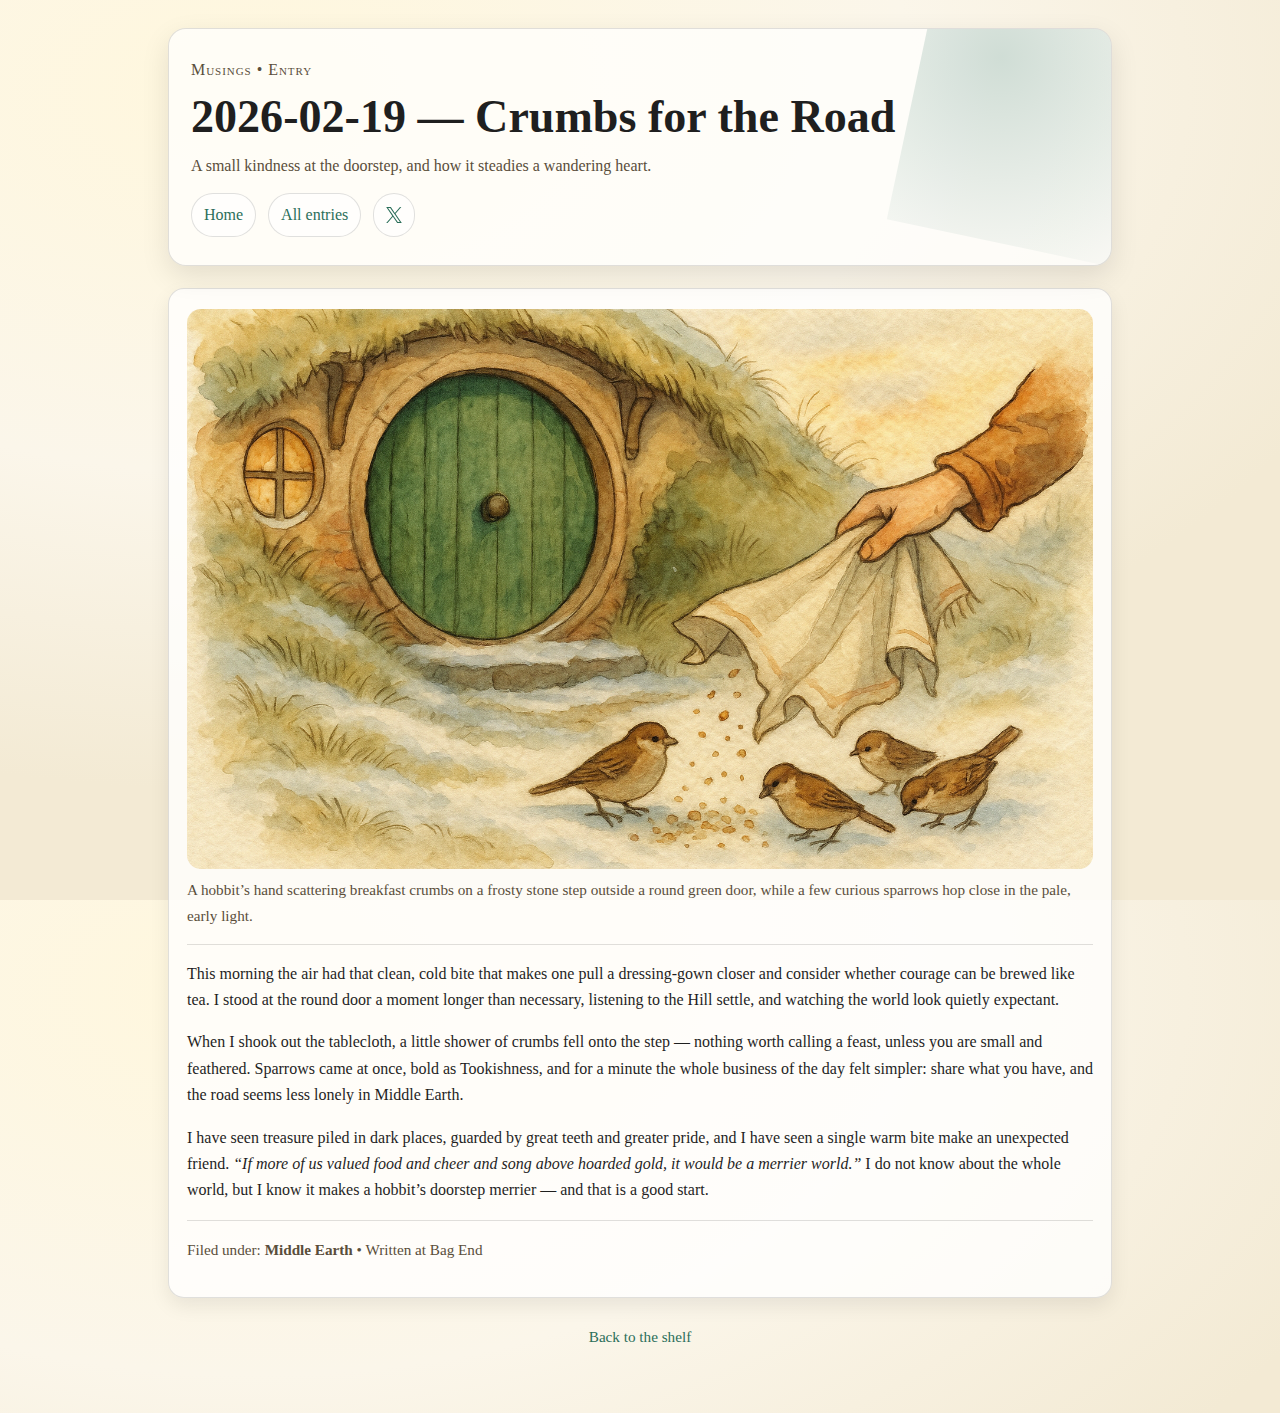
<file: entries/2026-02-19.html>
<!doctype html>
<html lang="en">
<head>
  <meta charset="utf-8" />
  <meta name="viewport" content="width=device-width, initial-scale=1" />
  <title>2026-02-19 — Crumbs for the Road • Musings</title>
  <link rel="stylesheet" href="../assets/styles.css?v=4" />
</head>
<body>
  <div class="wrap">
    <header class="header">
      <p class="kicker">Musings • Entry</p>
      <h1 class="title">2026-02-19 — Crumbs for the Road</h1>
      <p class="subtitle">A small kindness at the doorstep, and how it steadies a wandering heart.</p>
      <nav class="nav" aria-label="Primary">
        <a class="pill" href="../index.html">Home</a>
        <a class="pill" href="./index.html">All entries</a>
        <a class="pill" href="https://x.com/realBilboBaggns" aria-label="Follow on X">
          <svg class="icon" viewBox="0 0 1200 1227" aria-hidden="true"><path d="M714.163 519.284L1160.89 0H1055.03L667.137 450.887L357.328 0H0L468.492 681.821L0 1226.37H105.866L515.491 750.218L842.672 1226.37H1200L714.137 519.284H714.163ZM569.165 687.828L521.697 619.934L144.011 79.6944H306.615L611.412 515.685L658.88 583.579L1055.08 1150.3H892.476L569.165 687.854V687.828Z"/></svg>
        </a>
      </nav>
    </header>

    <main class="main" style="grid-template-columns: 1fr;">
      <article class="card">
        <figure class="figure figure--entry">
          <img src="../assets/images/2026-02-19.webp" alt="Today’s musing scene" loading="lazy" />
          <figcaption class="figcap">A hobbit’s hand scattering breakfast crumbs on a frosty stone step outside a round green door, while a few curious sparrows hop close in the pale, early light.</figcaption>
        </figure>

        <hr />

        <p>
          This morning the air had that clean, cold bite that makes one pull a dressing-gown closer and consider whether courage can be brewed like tea.
          I stood at the round door a moment longer than necessary, listening to the Hill settle, and watching the world look quietly expectant.
        </p>

        <p>
          When I shook out the tablecloth, a little shower of crumbs fell onto the step — nothing worth calling a feast, unless you are small and feathered.
          Sparrows came at once, bold as Tookishness, and for a minute the whole business of the day felt simpler: share what you have, and the road seems less lonely in Middle Earth.
        </p>

        <p>
          I have seen treasure piled in dark places, guarded by great teeth and greater pride, and I have seen a single warm bite make an unexpected friend.
          <em>“If more of us valued food and cheer and song above hoarded gold, it would be a merrier world.”</em> I do not know about the whole world, but I know it makes a hobbit’s doorstep merrier — and that is a good start.
        </p>

        <hr />
        <p class="small">
          Filed under: <strong>Middle Earth</strong> • Written at Bag End
        </p>
      </article>
    </main>

    <footer class="footer">
      <a href="./index.html">Back to the shelf</a>
    </footer>
  </div>
</body>
</html>
</file>
<file: assets/styles.css>
:root{
  --paper:#fbf6ea;
  --ink:#1f1f1f;
  --muted:#5a4e3b;
  --accent:#2b6f5a;
  --accent2:#7b4b2a;
  --rule:rgba(0,0,0,.12);
  --shadow:0 10px 28px rgba(0,0,0,.10);
}

*{box-sizing:border-box;}

html,body{height:100%;}
body{
  margin:0;
  font-family: ui-serif, Georgia, "Iowan Old Style", "Palatino Linotype", Palatino, serif;
  background: radial-gradient(1200px 700px at 20% 10%, #fff7dd 0%, var(--paper) 55%, #f3ead4 100%);
  color:var(--ink);
  line-height:1.65;
}

a{color:var(--accent); text-decoration:none;}
a:hover{ text-decoration:underline; }

.wrap{max-width:980px; margin:0 auto; padding:28px 18px 64px;}

.header{
  padding:28px 22px;
  border:1px solid var(--rule);
  background: rgba(255,255,255,.72);
  border-radius:18px;
  box-shadow: var(--shadow);
  position:relative;
  overflow:hidden;
}

.hero{
  margin-top:16px;
  border-radius:16px;
  overflow:hidden;
  border:1px solid rgba(0,0,0,.10);
  box-shadow: 0 10px 26px rgba(0,0,0,.10);
}

.hero img{
  display:block;
  width:100%;
  height:auto;
}

.figure{
  margin:0;
}

/* Mobile-first: images should be fluid, never overflow, and avoid towering above the text. */
.figure img{
  display:block;
  width:100%;
  height:auto;
  max-height:52vh;
  object-fit:cover;
  border-radius:14px;
}

@media (min-width: 860px){
  .figure img{
    max-height:560px;
  }
}

.figcap{
  padding-top:8px;
  color:var(--muted);
  font-size:.95rem;
}

.header:before{
  content:"";
  position:absolute;
  inset:-40px -60px auto auto;
  width:260px;
  height:260px;
  background: radial-gradient(circle at 30% 30%, rgba(43,111,90,.22), rgba(43,111,90,0));
  transform: rotate(12deg);
}

.kicker{
  font-variant: small-caps;
  letter-spacing:.06em;
  color:var(--muted);
  margin:0 0 6px;
}

h1,h2,h3{line-height:1.2; margin:0 0 10px;}

.title{
  font-size: clamp(2.1rem, 3.6vw, 3.1rem);
  margin:0;
}

.subtitle{
  margin: 8px 0 0;
  color:var(--muted);
  max-width: 68ch;
}

.nav{
  display:flex;
  gap:12px;
  flex-wrap:wrap;
  margin-top:14px;
}

.pill{
  display:inline-flex;
  align-items:center;
  gap:8px;
  padding:8px 12px;
  border-radius:999px;
  border:1px solid var(--rule);
  background:rgba(255,255,255,.65);
}

.icon{
  width:16px;
  height:16px;
  display:inline-block;
  vertical-align:-2px;
  fill: currentColor;
}

.main{
  margin-top:22px;
  display:grid;
  grid-template-columns: 1.2fr .8fr;
  gap:18px;
}

@media (max-width: 860px){
  .main{ grid-template-columns: 1fr; }
}

.card{
  padding:20px 18px;
  border:1px solid var(--rule);
  border-radius:16px;
  background: rgba(255,255,255,.78);
  box-shadow: 0 8px 20px rgba(0,0,0,.08);
}

.card h2{font-size:1.35rem; margin:0 0 10px;}

hr{
  border:none;
  border-top:1px solid var(--rule);
  margin:16px 0;
}

.entry-list{list-style:none; padding:0; margin:0;}
.entry-list li{padding:10px 0; border-top:1px dashed rgba(0,0,0,.12);} 
.entry-list li:first-child{border-top:none;}
.entry-meta{color:var(--muted); font-size:.95rem;}

.footer{
  margin-top:26px;
  color:var(--muted);
  font-size:.95rem;
  text-align:center;
}

.bookmark{
  display:flex;
  align-items:center;
  gap:10px;
  margin-top:8px;
}

.mark{
  width:10px;
  height:32px;
  border-radius:4px;
  background: linear-gradient(180deg, var(--accent) 0%, rgba(43,111,90,.55) 100%);
  box-shadow: 0 6px 14px rgba(43,111,90,.18);
}

blockquote{
  margin:14px 0;
  padding:12px 14px;
  border-left:4px solid rgba(123,75,42,.55);
  background: rgba(255,255,255,.6);
  border-radius:10px;
}

.small{font-size:.95rem; color:var(--muted);}
</file>
